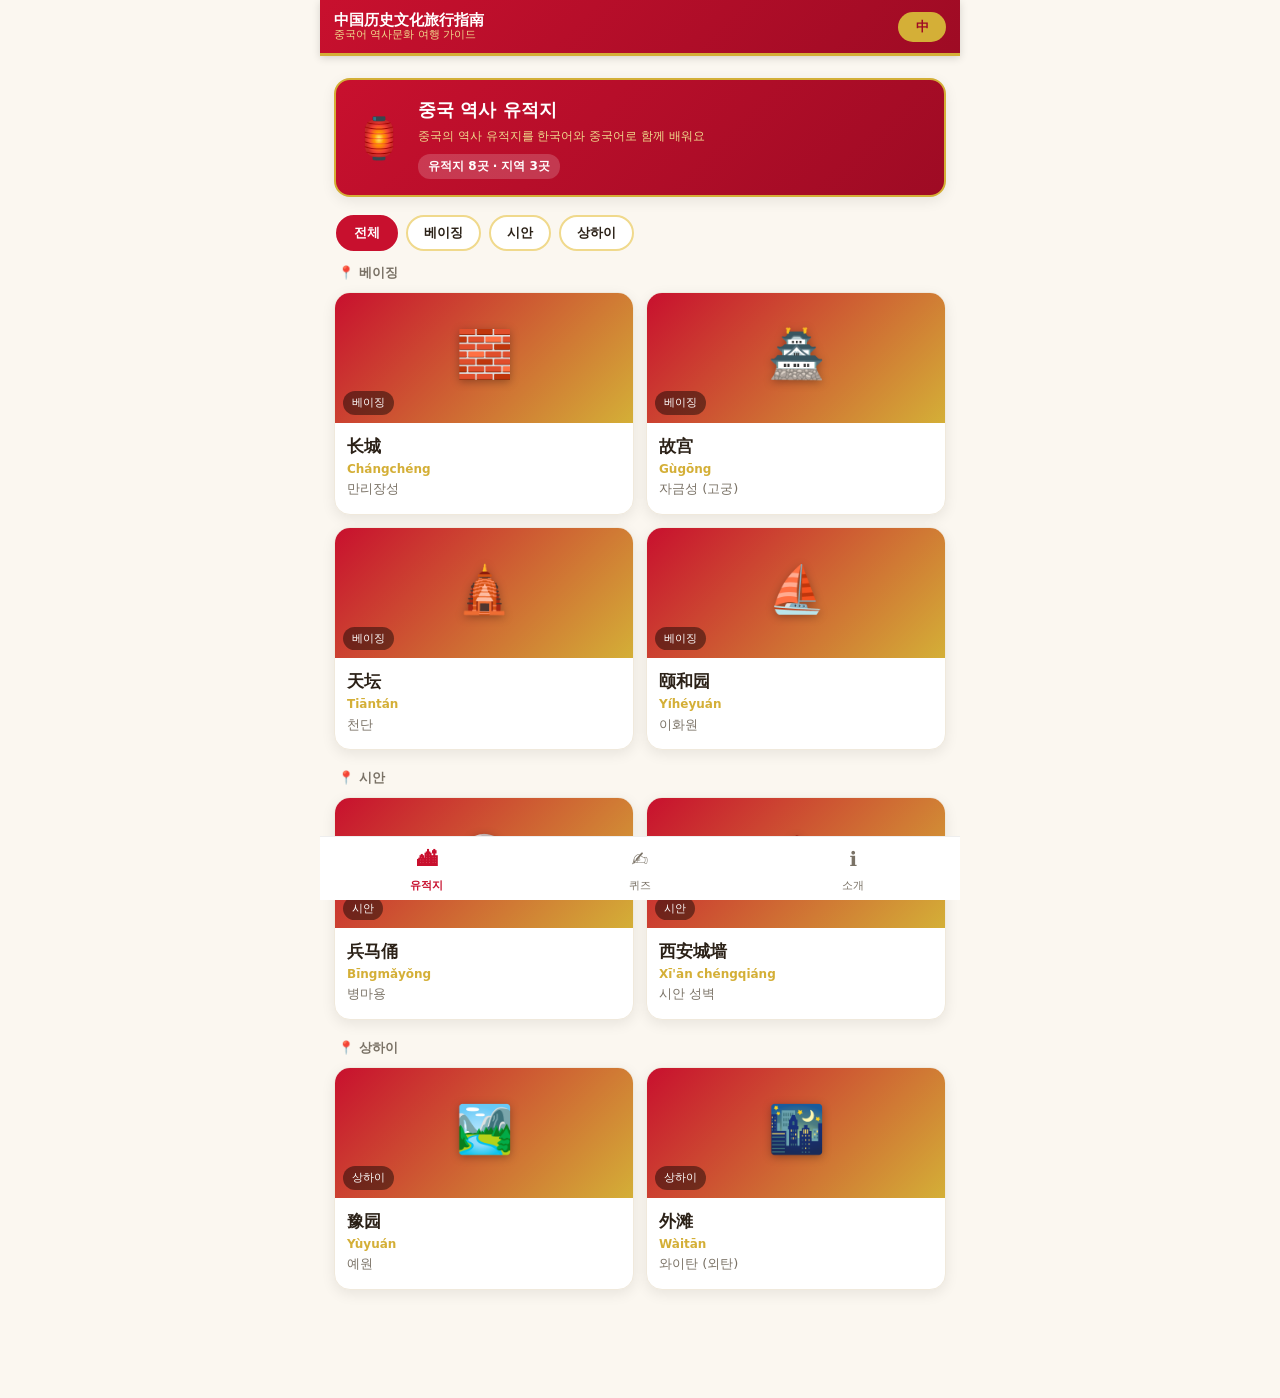
<file: index.html>
<!DOCTYPE html>
<html lang="ko">
<head>
  <meta charset="UTF-8" />
  <meta name="viewport" content="width=device-width, initial-scale=1.0, maximum-scale=1.0, user-scalable=no" />
  <meta name="description" content="중국 주요 역사 유적지를 한국어와 중국어로 함께 배우는 여행 가이드" />
  <title>중국어 역사문화 여행 가이드 - 회화 이미지 버전</title>
  <link rel="preconnect" href="https://fonts.googleapis.com" />
  <link rel="stylesheet" href="css/styles.css" />
</head>
<body class="has-dialogue-images">
  <!-- 상단바: 앱 제목 + 언어 토글 -->
  <header class="topbar">
    <button class="topbar__back" id="backBtn" aria-label="뒤로가기" hidden>&#8592;</button>
    <h1 class="topbar__title">
      <span class="topbar__zh">中国历史文化旅行指南</span>
      <span class="topbar__ko">중국어 역사문화 여행 가이드</span>
    </h1>
    <button class="lang-toggle" id="langToggle" aria-label="언어 전환">
      <span class="lang-toggle__label">KO</span>
    </button>
  </header>

  <!-- 화면이 그려지는 영역 (app.js가 여기에 목록/상세/퀴즈를 렌더링) -->
  <main id="app" class="app"></main>

  <!-- 하단 네비게이션 -->
  <nav class="bottomnav">
    <a href="#/" class="bottomnav__item" data-nav="home">
      <span class="bottomnav__icon">&#127961;</span>
      <span class="bottomnav__text" data-i18n="nav.home">유적지</span>
    </a>
    <a href="#/quiz" class="bottomnav__item" data-nav="quiz">
      <span class="bottomnav__icon">&#9997;</span>
      <span class="bottomnav__text" data-i18n="nav.quiz">퀴즈</span>
    </a>
    <a href="#/about" class="bottomnav__item" data-nav="about">
      <span class="bottomnav__icon">&#8505;</span>
      <span class="bottomnav__text" data-i18n="nav.about">소개</span>
    </a>
  </nav>

  <!-- 데이터는 학생이 채우는 곳(js/data.js), 로직은 js/app.js -->
  <script src="js/data.js"></script>
  <script src="js/dialogue-images.js"></script>
  <script src="js/app.js"></script>
</body>
</html>
</file>
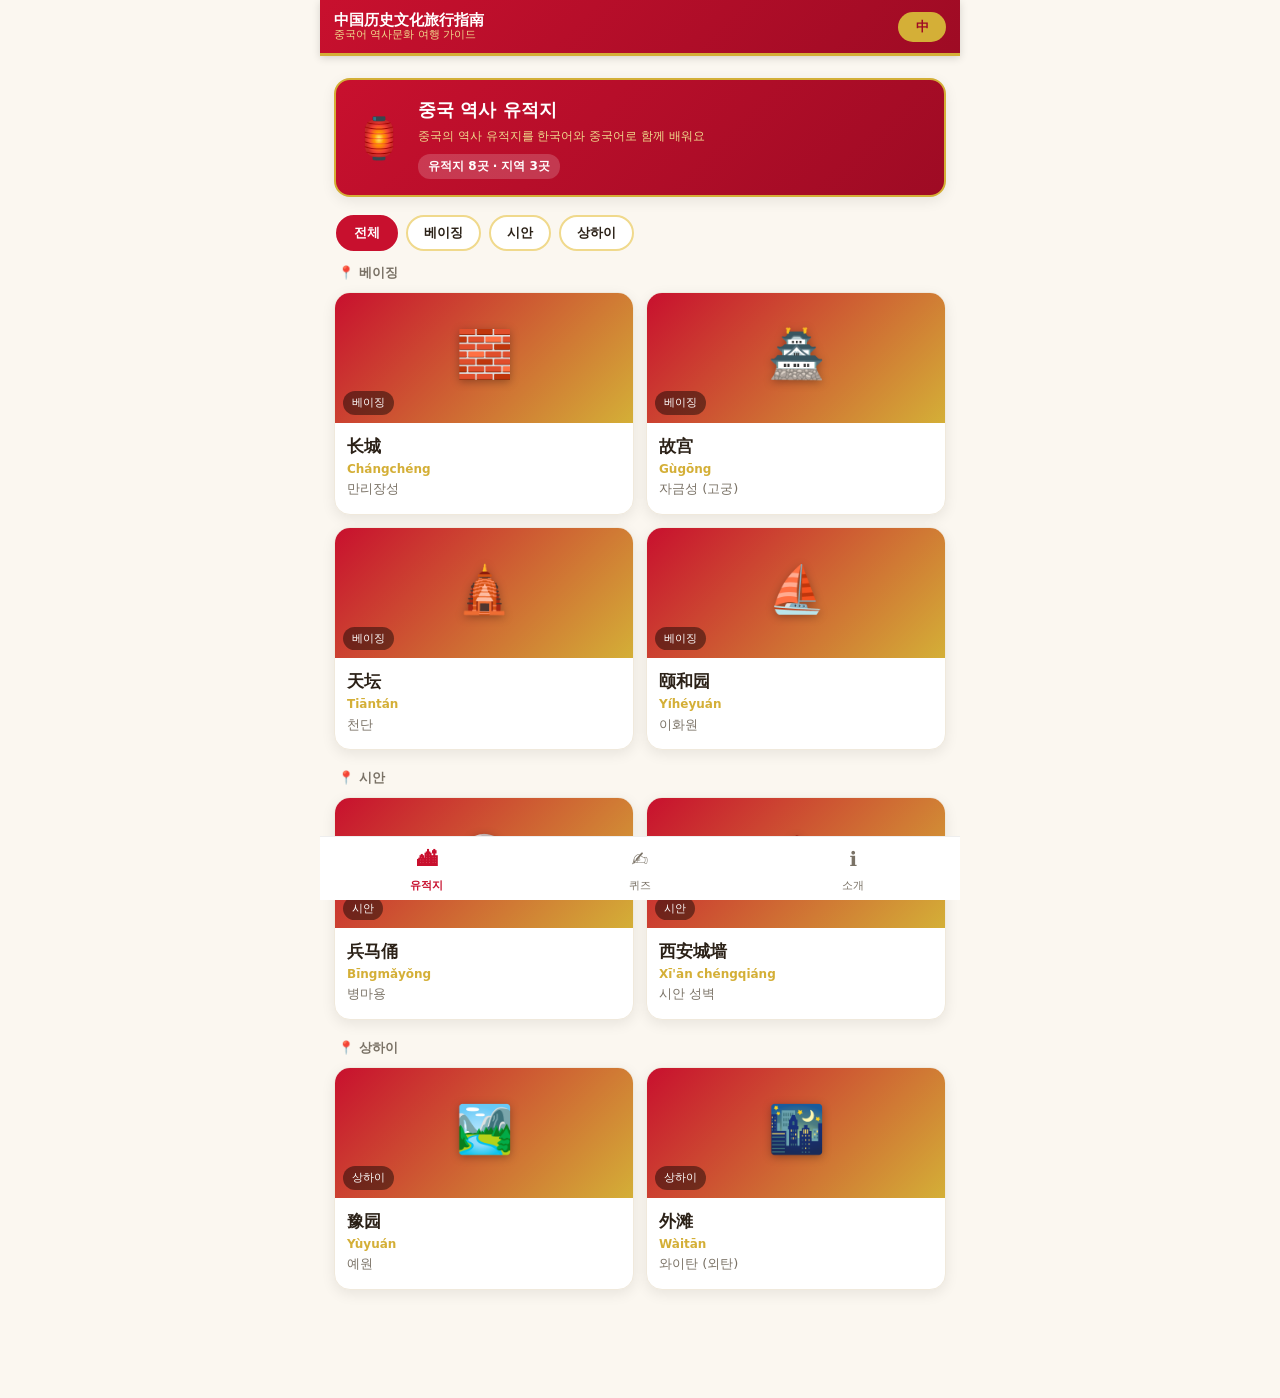
<file: index3.html>
<!DOCTYPE html>
<html lang="ko">
<head>
  <meta charset="UTF-8" />
  <meta name="viewport" content="width=device-width, initial-scale=1.0, maximum-scale=1.0, user-scalable=no" />
  <meta name="description" content="중국 주요 역사 유적지를 한국어와 중국어로 함께 배우는 여행 가이드" />
  <title>중국어 역사문화 여행 가이드 - 회화 이미지 버전</title>
  <link rel="preconnect" href="https://fonts.googleapis.com" />
  <link rel="stylesheet" href="css/styles.css" />
</head>
<body class="has-dialogue-images">
  <!-- 상단바: 앱 제목 + 언어 토글 -->
  <header class="topbar">
    <button class="topbar__back" id="backBtn" aria-label="뒤로가기" hidden>&#8592;</button>
    <h1 class="topbar__title">
      <span class="topbar__zh">中国历史文化旅行指南</span>
      <span class="topbar__ko">중국어 역사문화 여행 가이드</span>
    </h1>
    <button class="lang-toggle" id="langToggle" aria-label="언어 전환">
      <span class="lang-toggle__label">KO</span>
    </button>
  </header>

  <!-- 화면이 그려지는 영역 (app.js가 여기에 목록/상세/퀴즈를 렌더링) -->
  <main id="app" class="app"></main>

  <!-- 하단 네비게이션 -->
  <nav class="bottomnav">
    <a href="#/" class="bottomnav__item" data-nav="home">
      <span class="bottomnav__icon">&#127961;</span>
      <span class="bottomnav__text" data-i18n="nav.home">유적지</span>
    </a>
    <a href="#/quiz" class="bottomnav__item" data-nav="quiz">
      <span class="bottomnav__icon">&#9997;</span>
      <span class="bottomnav__text" data-i18n="nav.quiz">퀴즈</span>
    </a>
    <a href="#/about" class="bottomnav__item" data-nav="about">
      <span class="bottomnav__icon">&#8505;</span>
      <span class="bottomnav__text" data-i18n="nav.about">소개</span>
    </a>
  </nav>

  <!-- 데이터는 학생이 채우는 곳(js/data3.js), 로직은 js/app.js -->
  <script src="js/data3.js"></script>
  <script src="js/dialogue-images3.js"></script>
  <script src="js/app.js"></script>
</body>
</html>
</file>
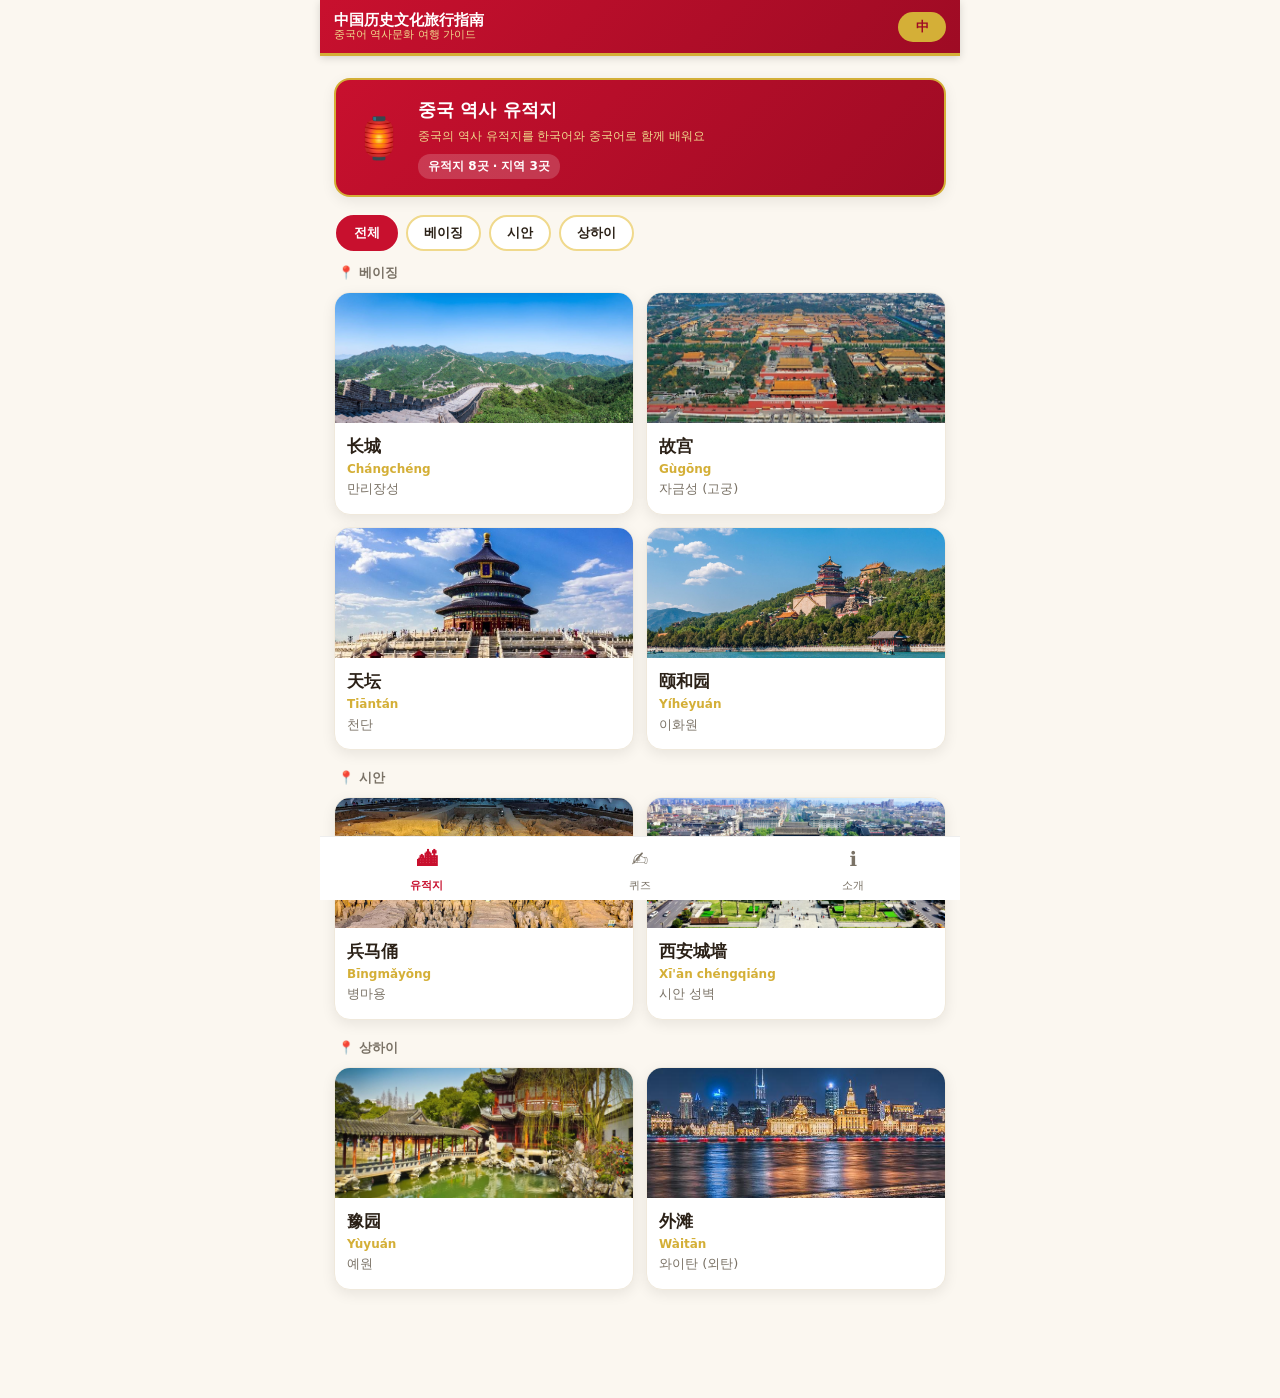
<file: index8.html>
<!DOCTYPE html>
<html lang="ko">
<head>
  <meta charset="UTF-8" />
  <meta name="viewport" content="width=device-width, initial-scale=1.0, maximum-scale=1.0, user-scalable=no" />
  <meta name="description" content="중국 주요 역사 유적지를 한국어와 중국어로 함께 배우는 여행 가이드" />
  <title>중국어 역사문화 여행 가이드 - 유적지 사진</title>
  <link rel="preconnect" href="https://fonts.googleapis.com" />
  <link rel="stylesheet" href="css/styles.css" />
  <style>
    /* 썸네일 위 지역명(베이징/시안/상하이) 뱃지 숨김 */
    .card__badge { display: none !important; }

    /* 목록 카드 사진만 클릭 시 오른쪽으로 한 바퀴 회전 */
    .card__thumb {
      cursor: pointer;
      transform-origin: center center;
    }
    @keyframes spin-right {
      from { transform: rotate(0deg); }
      to { transform: rotate(360deg); }
    }
    .card__thumb.is-spinning {
      animation: spin-right 0.85s ease-in-out;
    }
  </style>
</head>
<body>
  <!-- 상단바: 앱 제목 + 언어 토글 -->
  <header class="topbar">
    <button class="topbar__back" id="backBtn" aria-label="뒤로가기" hidden>&#8592;</button>
    <h1 class="topbar__title">
      <span class="topbar__zh">中国历史文化旅行指南</span>
      <span class="topbar__ko">중국어 역사문화 여행 가이드</span>
    </h1>
    <button class="lang-toggle" id="langToggle" aria-label="언어 전환">
      <span class="lang-toggle__label">KO</span>
    </button>
  </header>

  <!-- 화면이 그려지는 영역 (app.js가 여기에 목록/상세/퀴즈를 렌더링) -->
  <main id="app" class="app"></main>

  <!-- 하단 네비게이션 -->
  <nav class="bottomnav">
    <a href="#/" class="bottomnav__item" data-nav="home">
      <span class="bottomnav__icon">&#127961;</span>
      <span class="bottomnav__text" data-i18n="nav.home">유적지</span>
    </a>
    <a href="#/quiz" class="bottomnav__item" data-nav="quiz">
      <span class="bottomnav__icon">&#9997;</span>
      <span class="bottomnav__text" data-i18n="nav.quiz">퀴즈</span>
    </a>
    <a href="#/about" class="bottomnav__item" data-nav="about">
      <span class="bottomnav__icon">&#8505;</span>
      <span class="bottomnav__text" data-i18n="nav.about">소개</span>
    </a>
  </nav>

  <!-- 데이터는 학생이 채우는 곳(js/data8.js), 로직은 js/app.js -->
  <script src="js/data8.js"></script>
  <script src="js/app.js"></script>
  <script src="js/photo-spin.js"></script>
</body>
</html>
</file>
<file: css/styles.css>
/* =====================================================================
 * styles.css  -  붉은색·황금색 전통 중국 + 현대 디자인 (모바일 우선)
 * ===================================================================== */

:root {
  --china-red: #C8102E;      /* 중국 상징 붉은색 */
  --china-red-dark: #9E0B24;
  --gold: #D4AF37;           /* 황금색 */
  --gold-soft: #F0D98C;
  --ink: #2b2117;            /* 본문 글자색 */
  --paper: #FBF7F0;          /* 배경(한지 느낌) */
  --card-bg: #ffffff;
  --muted: #7a7266;
  --shadow: 0 4px 14px rgba(0, 0, 0, 0.08);
  --radius: 16px;
  --maxw: 640px;             /* 모바일 중심: 최대 폭 제한 */
}

* { box-sizing: border-box; margin: 0; padding: 0; }

html { -webkit-text-size-adjust: 100%; }

body {
  font-family: "Noto Sans KR", "Malgun Gothic", "Microsoft YaHei", system-ui, sans-serif;
  color: var(--ink);
  background: var(--paper);
  line-height: 1.6;
  /* 상단바 높이 + 하단 네비 높이만큼 여백 */
  padding: 64px 0 76px;
  max-width: var(--maxw);
  margin: 0 auto;
  min-height: 100vh;
}

/* -------------------- 상단바 -------------------- */
.topbar {
  position: fixed;
  top: 0; left: 0; right: 0;
  height: 56px;
  max-width: var(--maxw);
  margin: 0 auto;
  display: flex;
  align-items: center;
  gap: 8px;
  padding: 0 14px;
  background: linear-gradient(135deg, var(--china-red), var(--china-red-dark));
  color: #fff;
  z-index: 50;
  box-shadow: 0 2px 8px rgba(0, 0, 0, 0.15);
  border-bottom: 3px solid var(--gold);
}
.topbar__back {
  background: rgba(255, 255, 255, 0.15);
  border: none;
  color: #fff;
  width: 34px; height: 34px;
  border-radius: 50%;
  font-size: 18px;
  cursor: pointer;
  flex: none;
}
.topbar__title { font-size: 16px; font-weight: 700; flex: 1; line-height: 1.15; }
.topbar__title .topbar__zh { display: block; font-size: 15px; }
.topbar__title .topbar__ko { display: block; font-size: 11px; color: var(--gold-soft); font-weight: 500; }

.lang-toggle {
  flex: none;
  background: var(--gold);
  color: var(--china-red-dark);
  border: none;
  border-radius: 20px;
  padding: 6px 14px;
  font-weight: 800;
  font-size: 13px;
  cursor: pointer;
  min-width: 48px;
}
.lang-toggle:active { transform: scale(0.96); }

/* -------------------- 하단 네비게이션 -------------------- */
.bottomnav {
  position: fixed;
  bottom: 0; left: 0; right: 0;
  height: 64px;
  max-width: var(--maxw);
  margin: 0 auto;
  display: flex;
  background: #fff;
  border-top: 1px solid #eee;
  z-index: 50;
}
.bottomnav__item {
  flex: 1;
  display: flex;
  flex-direction: column;
  align-items: center;
  justify-content: center;
  gap: 2px;
  text-decoration: none;
  color: var(--muted);
  font-size: 11px;
}
.bottomnav__icon { font-size: 20px; }
.bottomnav__item.is-active { color: var(--china-red); font-weight: 700; }

/* -------------------- 공통 -------------------- */
.app { padding: 14px; }
.section-title {
  font-size: 18px;
  font-weight: 800;
  margin: 6px 4px 12px;
  color: var(--china-red-dark);
  display: flex;
  align-items: center;
  gap: 8px;
}
.section-title::before {
  content: "";
  width: 6px; height: 20px;
  background: var(--gold);
  border-radius: 3px;
}
.region-group { margin-bottom: 18px; }
.region-group__name {
  font-size: 13px;
  color: var(--muted);
  margin: 0 4px 8px;
  font-weight: 700;
}

/* -------------------- 인트로 히어로 -------------------- */
.hero {
  display: flex;
  align-items: center;
  gap: 14px;
  background: linear-gradient(135deg, var(--china-red), var(--china-red-dark));
  color: #fff;
  border-radius: var(--radius);
  padding: 16px 18px;
  margin-bottom: 16px;
  box-shadow: var(--shadow);
  border: 2px solid var(--gold);
}
.hero__emoji { font-size: 40px; flex: none; }
.hero__title { font-size: 18px; font-weight: 800; }
.hero__sub { font-size: 12px; color: var(--gold-soft); margin: 2px 0 6px; }
.hero__stats {
  display: inline-block;
  font-size: 12px;
  font-weight: 700;
  background: rgba(255, 255, 255, 0.18);
  padding: 3px 10px;
  border-radius: 12px;
}

/* -------------------- 지역 필터 칩 -------------------- */
.chips {
  display: flex;
  gap: 8px;
  overflow-x: auto;
  padding: 2px 2px 12px;
  -webkit-overflow-scrolling: touch;
}
.chip {
  flex: none;
  border: 2px solid var(--gold-soft);
  background: #fff;
  color: var(--ink);
  border-radius: 20px;
  padding: 7px 16px;
  font-size: 13px;
  font-weight: 700;
  cursor: pointer;
  white-space: nowrap;
}
.chip.is-active {
  background: var(--china-red);
  border-color: var(--china-red);
  color: #fff;
}

/* -------------------- 유적지 카드 목록 -------------------- */
.card-list { display: grid; grid-template-columns: 1fr; gap: 12px; }
@media (min-width: 480px) {
  .card-list { grid-template-columns: 1fr 1fr; }
}
.card {
  display: block;
  background: var(--card-bg);
  border-radius: var(--radius);
  overflow: hidden;
  box-shadow: var(--shadow);
  text-decoration: none;
  color: inherit;
  border: 1px solid #f0e9dc;
  transition: transform 0.12s ease;
}
.card:active { transform: scale(0.98); }
.card__thumb {
  position: relative;
  height: 130px;
  background: linear-gradient(135deg, var(--china-red), var(--gold));
  background-size: cover;
  background-position: center;
  display: flex;
  align-items: flex-end;
}
.card__emoji {
  position: absolute;
  top: 50%; left: 50%;
  transform: translate(-50%, -55%);
  font-size: 46px;
  filter: drop-shadow(0 2px 4px rgba(0, 0, 0, 0.3));
}
.card__fav {
  position: absolute;
  top: 8px; right: 8px;
  color: var(--gold);
  font-size: 18px;
  text-shadow: 0 1px 3px rgba(0, 0, 0, 0.5);
}
.card__badge {
  margin: 8px;
  background: rgba(0, 0, 0, 0.45);
  color: #fff;
  font-size: 11px;
  padding: 3px 9px;
  border-radius: 12px;
}
.card__body { padding: 10px 12px 14px; }
.card__name-zh { font-size: 17px; font-weight: 800; }
.card__name-ko { font-size: 13px; color: var(--muted); }
.card__pinyin { font-size: 12px; color: var(--gold); font-weight: 600; }

/* -------------------- 상세 페이지 -------------------- */
.detail__hero {
  height: 180px;
  border-radius: var(--radius);
  background: linear-gradient(135deg, var(--china-red), var(--gold));
  background-size: cover;
  background-position: center;
  margin-bottom: 14px;
  display: flex;
  align-items: center;
  justify-content: center;
}
.detail__emoji { font-size: 76px; filter: drop-shadow(0 3px 6px rgba(0, 0, 0, 0.35)); }
.detail__title {
  display: flex;
  align-items: flex-start;
  justify-content: space-between;
  gap: 10px;
  margin-bottom: 4px;
}
.detail__title-zh { font-size: 24px; font-weight: 800; }
.detail__title-ko { font-size: 14px; color: var(--muted); }
.detail__pinyin { color: var(--gold); font-weight: 700; margin-bottom: 12px; }
.fav-btn {
  flex: none;
  width: 44px; height: 44px;
  border-radius: 50%;
  border: 2px solid var(--gold);
  background: #fff;
  color: var(--gold);
  font-size: 22px;
  line-height: 1;
  cursor: pointer;
}
.fav-btn.is-fav { background: var(--gold); color: #fff; }
.fav-btn:active { transform: scale(0.94); }

.block {
  background: var(--card-bg);
  border-radius: var(--radius);
  padding: 14px;
  margin-bottom: 14px;
  box-shadow: var(--shadow);
  border: 1px solid #f0e9dc;
}
.block__heading {
  font-size: 14px;
  font-weight: 800;
  color: var(--china-red-dark);
  margin-bottom: 8px;
  display: flex;
  align-items: center;
  gap: 6px;
}
.block__text { font-size: 15px; white-space: pre-line; }

/* 표현 목록 + 발음 버튼 */
.expr {
  display: flex;
  align-items: center;
  gap: 10px;
  padding: 10px 0;
  border-bottom: 1px dashed #eee;
}
.expr:last-child { border-bottom: none; }
.expr__text { flex: 1; }
.expr__zh { font-size: 16px; font-weight: 700; }
.expr__pinyin { font-size: 12px; color: var(--gold); }
.expr__ko { font-size: 13px; color: var(--muted); }
.speak-btn {
  flex: none;
  width: 40px; height: 40px;
  border-radius: 50%;
  border: 2px solid var(--china-red);
  background: #fff;
  color: var(--china-red);
  font-size: 18px;
  cursor: pointer;
}
.speak-btn:active { background: var(--china-red); color: #fff; }
.speak-btn.is-speaking { background: var(--china-red); color: #fff; }

/* 대화 (말풍선) */
.dialogue-section {
  margin-top: 12px;
  padding-top: 10px;
  border-top: 1px dashed #eadfca;
}
.dialogue-section:first-child {
  margin-top: 0;
  padding-top: 0;
  border-top: none;
}
.dialogue-section__title {
  display: inline-block;
  margin-bottom: 8px;
  padding: 3px 10px;
  border-radius: 999px;
  background: #fff8e8;
  color: var(--china-red-dark);
  border: 1px solid var(--gold-soft);
  font-size: 12px;
  font-weight: 800;
}
.dialogue-line { display: flex; margin-bottom: 10px; }
.dialogue-line--b { justify-content: flex-end; }
.bubble {
  max-width: 80%;
  padding: 9px 12px;
  border-radius: 14px;
  position: relative;
}
.dialogue-line--a .bubble { background: #fff2f3; border: 1px solid #f4d4d8; }
.dialogue-line--b .bubble { background: var(--gold-soft); }
.bubble__zh { font-weight: 700; }
.bubble__pinyin { font-size: 11px; color: #8a7a3a; }
.bubble__ko { font-size: 12px; color: var(--muted); }
.bubble .speak-btn { width: 30px; height: 30px; font-size: 14px; margin-top: 6px; }
.dialogue-image {
  display: block;
  width: 100%;
  margin-top: 10px;
  border-radius: 14px;
  border: 1px solid #f0e9dc;
  box-shadow: 0 3px 10px rgba(0, 0, 0, 0.08);
}

/* -------------------- 퀴즈 -------------------- */
.quiz-card { text-align: center; }
.quiz__q { font-size: 20px; font-weight: 800; margin: 14px 0 4px; }
.quiz__q-pinyin { color: var(--gold); margin-bottom: 16px; }
.quiz__options { display: grid; gap: 10px; }
.quiz__option {
  padding: 12px;
  border: 2px solid #eee;
  border-radius: 12px;
  background: #fff;
  font-size: 15px;
  cursor: pointer;
}
.quiz__option.correct { border-color: #2e9e5b; background: #e9f9ef; }
.quiz__option.wrong { border-color: var(--china-red); background: #fdeef0; }
.quiz__progress { font-size: 13px; color: var(--muted); margin-bottom: 6px; }
.quiz__score { font-size: 22px; font-weight: 800; color: var(--china-red); margin: 20px 0; }

/* -------------------- 버튼/기타 -------------------- */
.btn {
  display: inline-block;
  padding: 11px 18px;
  border-radius: 24px;
  border: none;
  background: var(--china-red);
  color: #fff;
  font-weight: 700;
  font-size: 15px;
  cursor: pointer;
  text-decoration: none;
}
.btn--gold { background: var(--gold); color: var(--china-red-dark); }
.map-frame {
  width: 100%;
  height: 220px;
  border: none;
  border-radius: 12px;
}
.empty {
  text-align: center;
  color: var(--muted);
  padding: 40px 20px;
}
.about p { margin-bottom: 10px; }
.note {
  font-size: 12px;
  color: var(--muted);
  background: #fff8e8;
  border: 1px solid var(--gold-soft);
  border-radius: 10px;
  padding: 10px 12px;
  margin-top: 10px;
}
</file>
